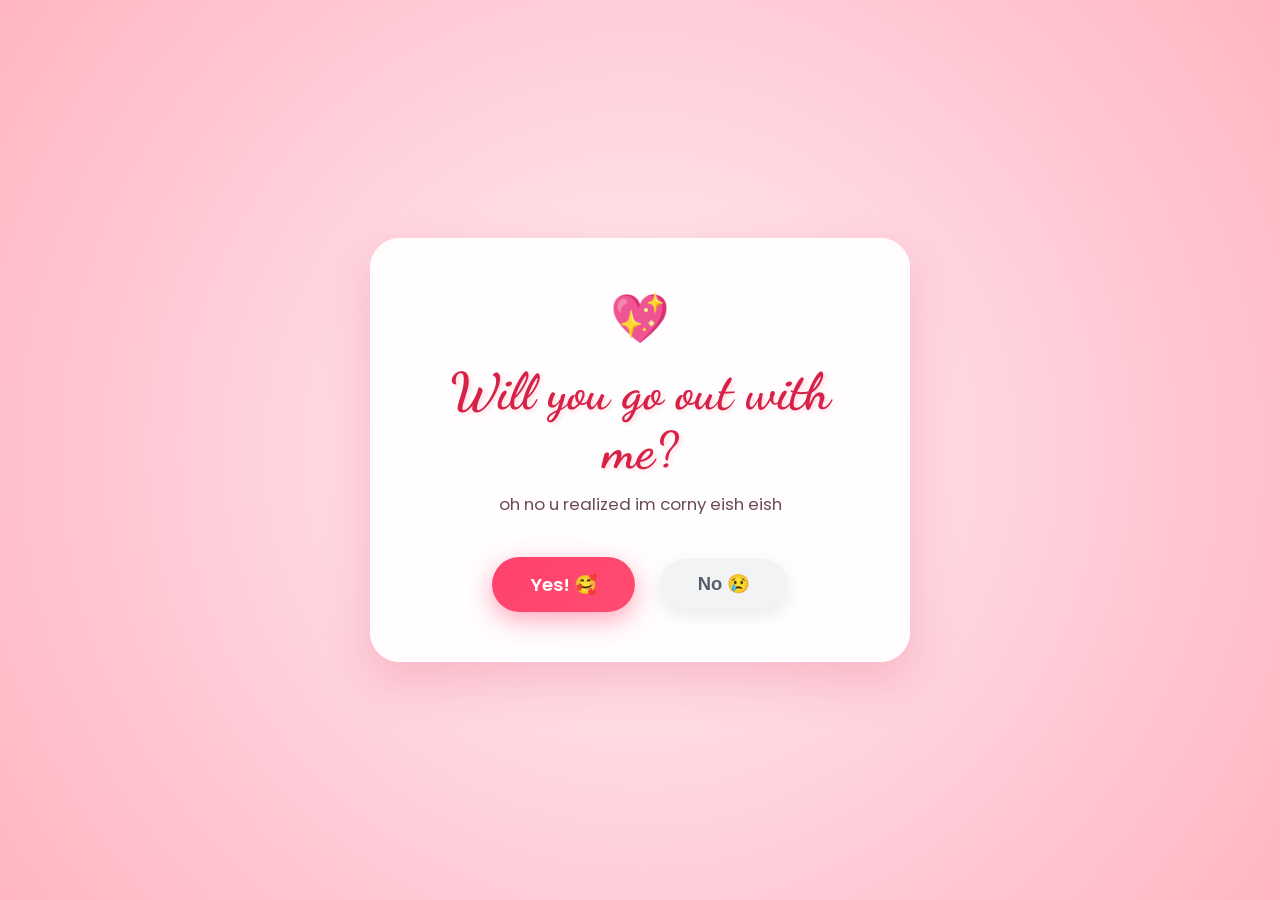
<file: index.html>
<!DOCTYPE html>
<html lang="en">
<head>
  <meta charset="UTF-8">
  <meta name="viewport" content="width=device-width, initial-scale=1.0">
  <title>Will You Go Out With Me? 💖</title>
  <link rel="stylesheet" href="style.css">
</head>
<body class="index-body">

  <!-- Side Videos: eh.mp4 on left, eh2.mp4 on right -->
  <div class="side-video side-left" aria-hidden="true">
    <video class="border-video" autoplay muted loop playsinline preload="auto">
      <source src="Eh.mp4" type="video/mp4">
    
    </video>
  </div>
  <div class="side-video side-right" aria-hidden="true">
    <video class="border-video" autoplay muted loop playsinline preload="auto">
      <source src="eh2.mp4" type="video/mp4">
    </video>
  </div>

  <!-- Centered Main Asking Area -->
  <main class="proposal-card">
    <div class="sparkle-heart">💖</div>
    <h1 class="question-text">Will you go out with me?</h1>
    <p class="subtitle-text">oh no u realized im corny eish eish</p>

    <div class="buttons-container">
      <a href="yes.html" class="btn btn-yes" id="yesBtn">
        <span>Yes! 🥰</span>
      </a>
      <button type="button" class="btn btn-no" id="noBtn">
        <span>No 😢</span>
      </button>
    </div>
  </main>

  <script src="script.js"></script>
</body>
</html>
</file>
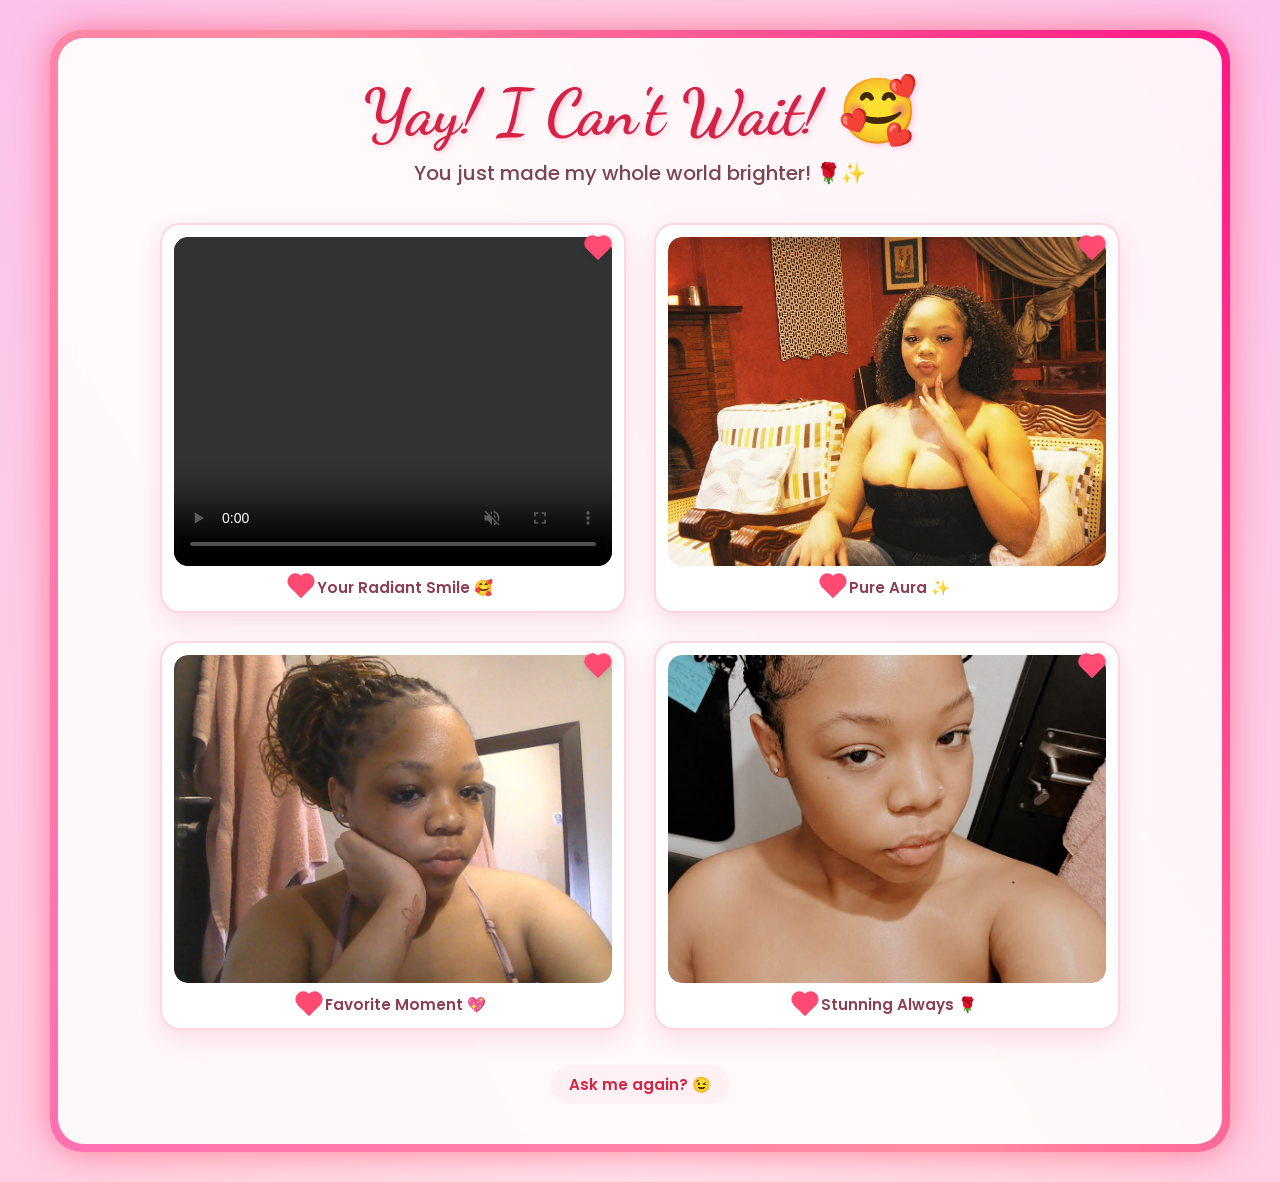
<file: yes.html>
<!DOCTYPE html>
<html lang="en">
<head>
  <meta charset="UTF-8">
  <meta name="viewport" content="width=device-width, initial-scale=1.0">
  <title>Yay! I Can't Wait! 💖</title>
  <link rel="stylesheet" href="style.css">
</head>
<body class="yes-body">

  <!-- Background Audio: Plays automatically starting at 1:10 (70s) -->
  <audio id="bgMusic" loop preload="auto">
    <source src="SOFT.mp3#t=70" type="audio/mpeg">
    <source src="SOFT.Mp3#t=70" type="audio/mpeg">
    Your browser does not support the audio element.
  </audio>

  <!-- Animated Glowing Page Border Wrapping Entire Page -->
  <div class="romantic-page-frame">

    <!-- Ambient Falling CSS Hearts -->
    <div class="falling-hearts-container" aria-hidden="true">
      <div class="falling-heart css-heart"></div>
      <div class="falling-heart css-heart"></div>
      <div class="falling-heart css-heart"></div>
      <div class="falling-heart css-heart"></div>
      <div class="falling-heart css-heart"></div>
      <div class="falling-heart css-heart"></div>
    </div>

    <!-- Main Container Inside the Animated Border -->
    <main class="success-container">

      <!-- Celebration Header -->
      <header class="celebration-header">
        <h1 class="celebration-title">Yay! I Can't Wait! 🥰</h1>
        <p class="celebration-subtitle">You just made my whole world brighter! 🌹✨</p>
      </header>

      <!-- 4 Media Cards (Video & Photos from angy folder) -->
      <section class="videos-grid">
        
        <!-- Media 1: Video -->
        <article class="video-card">
          <div class="heart-badge css-heart"></div>
          <div class="video-wrapper">
            <video class="placeholder-video" controls autoplay muted loop playsinline preload="auto">
              <source src="angy/ANGY.mp4" type="video/mp4">
              Your browser does not support the video tag.
            </video>
          </div>
          <p class="video-caption">
            <span class="css-heart"></span>
            <span>Your Radiant Smile 🥰</span>
          </p>
        </article>

        <!-- Media 2: Image (ang aura) -->
        <article class="video-card">
          <div class="heart-badge css-heart"></div>
          <div class="video-wrapper">
            <img src="angy/ang aura.jpeg" alt="Ang Aura" loading="lazy">
          </div>
          <p class="video-caption">
            <span class="css-heart"></span>
            <span>Pure Aura ✨</span>
          </p>
        </article>

        <!-- Media 3: Image (Lap Andy) -->
        <article class="video-card">
          <div class="heart-badge css-heart"></div>
          <div class="video-wrapper">
            <img src="angy/Lap Andy.jpeg" alt="Lap Andy" loading="lazy">
          </div>
          <p class="video-caption">
            <span class="css-heart"></span>
            <span>Favorite Moment 💖</span>
          </p>
        </article>

        <!-- Media 4: Image (whiteAngy) -->
        <article class="video-card">
          <div class="heart-badge css-heart"></div>
          <div class="video-wrapper">
            <img src="angy/whiteAngy.jpeg" alt="White Angy" loading="lazy">
          </div>
          <p class="video-caption">
            <span class="css-heart"></span>
            <span>Stunning Always 🌹</span>
          </p>
        </article>

      </section>

      <!-- Back Link -->
      <footer>
        <a href="index.html" class="return-home">
          <span>Ask me again? 😉</span>
        </a>
      </footer>

    </main>
  </div>

  <!-- Audio Autoplay Support Script (Starts at 1:10 = 70s) -->
  <script>
    window.addEventListener('DOMContentLoaded', () => {
      const audio = document.getElementById('bgMusic');
      if (!audio) return;

      const START_TIME = 70; // 1:10 in seconds

      const setAndPlay = () => {
        try {
          audio.currentTime = START_TIME;
        } catch (e) {}

        const playPromise = audio.play();
        if (playPromise !== undefined) {
          playPromise.catch(() => {
            // If browser policy requires user gesture, start at 1:10 on first click or touch
            const enableAudio = () => {
              try {
                audio.currentTime = START_TIME;
              } catch (e) {}
              audio.play();
              document.removeEventListener('click', enableAudio);
              document.removeEventListener('touchstart', enableAudio);
            };
            document.addEventListener('click', enableAudio);
            document.addEventListener('touchstart', enableAudio);
          });
        }
      };

      if (audio.readyState >= 1) {
        setAndPlay();
      } else {
        audio.addEventListener('loadedmetadata', setAndPlay, { once: true });
        // Fallback attempt in case event already passed
        setTimeout(setAndPlay, 60);
      }
    });
  </script>
</body>
</html>
</file>
<file: style.css>
/* =========================================================
   STYLE.CSS - "Will You Go Out With Me?"
   Vanilla HTML5 / CSS3 / ES6 (No External Frameworks)
   ========================================================= */

/* --- Fonts & Base Reset --- */
@import url('https://fonts.googleapis.com/css2?family=Dancing+Script:wght@700&family=Poppins:wght@300;400;600;700&display=swap');

* {
  margin: 0;
  padding: 0;
  box-sizing: border-box;
}

:root {
  --primary-pink: #ff4b72;
  --secondary-pink: #ff758c;
  --soft-pink: #ffe6eb;
  --glow-pink: rgba(255, 75, 114, 0.65);
  --deep-rose: #d62246;
  --text-dark: #2d131a;
  --card-bg: rgba(255, 255, 255, 0.92);
  --border-pink: rgba(255, 75, 114, 0.7);
}

body {
  font-family: 'Poppins', -apple-system, BlinkMacSystemFont, "Segoe UI", Roboto, sans-serif;
  min-height: 100vh;
  width: 100vw;
  overflow-x: hidden;
  background: radial-gradient(circle at center, #fff0f3 0%, #ffd1dc 50%, #ffb6c1 100%);
  color: var(--text-dark);
  position: relative;
}

/* =========================================================
   1. HOMEPAGE BORDER VIDEOS LAYOUT
   ========================================================= */
.index-body {
  overflow: hidden;
  display: flex;
  align-items: center;
  justify-content: center;
}

/* ---- Side Video Panels (left = eh.mp4, right = eh2.mp4) ---- */
.side-video {
  position: fixed;
  top: 5;
  width: 50vw;         /* Each side takes 30% of screen width */
  height: 99vh;       /* Full screen height */
  z-index: 2;
  pointer-events: none; /* Never blocks clicks */
  opacity: 0;          /* Hidden by default */
  transition: opacity 0.35s ease;
  overflow: hidden;
}

.side-video.visible {
  opacity: 1;          /* Shown only when cursor is ON the No button */
}

.side-left {
  left: 0;
  width: 40vw;
  height: 100vh;
  border-right: 4px solid var(--border-pink);
  box-shadow: 6px 0 35px rgba(255, 75, 114, 0.5);
}

.side-right {
  right: 0;
  border-left: 4px solid var(--border-pink);
  box-shadow: -6px 0 35px rgba(255, 75, 114, 0.5);
}

.side-video .border-video {
  width: 100%;
  height: 100%;
  object-fit: cover;
  display: block;
  opacity: 1;          /* Video itself is always full opacity inside its panel */
  pointer-events: none;
  filter: saturate(1.15) brightness(0.96);
}

/* =========================================================
   2. PROPOSAL CARD & BUTTONS
   ========================================================= */
.proposal-card {
  position: relative;
  z-index: 10;
  background: var(--card-bg);
  backdrop-filter: blur(14px);
  -webkit-backdrop-filter: blur(14px);
  padding: 45px 50px;
  border-radius: 30px;
  text-align: center;
  max-width: 540px;
  width: 90%;
  box-shadow: 
    0 20px 45px rgba(214, 34, 70, 0.18),
    0 0 0 1px rgba(255, 255, 255, 0.8) inset;
  animation: cardFadeIn 0.8s ease-out;
}

@keyframes cardFadeIn {
  from {
    opacity: 0;
    transform: translateY(20px) scale(0.98);
  }
  to {
    opacity: 1;
    transform: translateY(0) scale(1);
  }
}

.sparkle-heart {
  font-size: 3rem;
  margin-bottom: 8px;
  animation: pulseBeat 1.4s infinite ease-in-out;
  display: inline-block;
}

@keyframes pulseBeat {
  0%, 100% { transform: scale(1); }
  50% { transform: scale(1.18); }
}

.question-text {
  font-family: 'Dancing Script', cursive;
  font-size: 3.2rem;
  color: var(--deep-rose);
  margin-bottom: 10px;
  text-shadow: 2px 2px 4px rgba(255, 75, 114, 0.2);
  line-height: 1.15;
}

.subtitle-text {
  font-size: 1.05rem;
  color: #6d4b53;
  margin-bottom: 35px;
  font-weight: 400;
}

.buttons-container {
  display: flex;
  justify-content: center;
  align-items: center;
  gap: 25px;
  min-height: 65px;
  position: relative;
}


.btn {
  padding: 14px 38px;
  font-size: 1.15rem;
  font-weight: 600;
  border-radius: 50px;
  border: none;
  cursor: pointer;
  text-decoration: none;
  display: inline-flex;
  align-items: center;
  justify-content: center;
  user-select: none;
  outline: none;
}

/* YES BUTTON */
.btn-yes {
  background: linear-gradient(135deg, #ff416c, #ff4b72);
  color: #ffffff;
  box-shadow: 0 8px 25px rgba(255, 65, 108, 0.45);
  transition: transform 0.25s ease, box-shadow 0.25s ease;
}

.btn-yes:hover {
  transform: translateY(-3px) scale(1.08);
  box-shadow: 0 12px 30px rgba(255, 65, 108, 0.65);
}

.btn-yes:active {
  transform: translateY(1px) scale(1.02);
}

/* NO BUTTON - static, does nothing when clicked */
.btn-no {
  background: #f1f3f5;
  color: #555e68;
  box-shadow: 0 6px 18px rgba(0, 0, 0, 0.08);
  transition: background 0.3s ease, box-shadow 0.3s ease;
}

.btn-no:hover {
  background: #e9ecef;
  cursor: not-allowed;
}

/* =========================================================
   3. YES.HTML - ANIMATED GLOWING PAGE BORDER & CELEBRATION
   ========================================================= */
.yes-body {
  padding: 30px 20px;
  display: flex;
  justify-content: center;
  align-items: center;
  min-height: 100vh;
  background: radial-gradient(ellipse at bottom, #ffe3ec 0%, #ffd6e0 50%, #fbc2eb 100%);
  position: relative;
  overflow-x: hidden;
}

/* Animated Glowing Border wrapping the entire page */
.romantic-page-frame {
  position: relative;
  width: 100%;
  max-width: 1180px;
  border-radius: 32px;
  padding: 8px; /* Frame border thickness */
  background: linear-gradient(60deg, #ff1493, #ff69b4, #ff8da1, #ff007f, #ff416c, #ff758c);
  background-size: 300% 300%;
  animation: animatedBorderGradient 5s ease infinite, romanticGlow 2.5s ease-in-out infinite alternate;
  box-shadow: 0 0 35px var(--glow-pink);
}

@keyframes animatedBorderGradient {
  0% { background-position: 0% 50%; }
  50% { background-position: 100% 50%; }
  100% { background-position: 0% 50%; }
}

@keyframes romanticGlow {
  0% {
    box-shadow: 0 0 25px rgba(255, 75, 114, 0.4), 0 0 60px rgba(255, 105, 180, 0.2);
  }
  100% {
    box-shadow: 0 0 45px rgba(255, 20, 147, 0.7), 0 0 85px rgba(255, 65, 108, 0.4);
  }
}

.success-container {
  background: rgba(255, 255, 255, 0.95);
  backdrop-filter: blur(12px);
  border-radius: 26px;
  padding: 40px 30px;
  text-align: center;
  position: relative;
  overflow: hidden;
  z-index: 2;
}

/* Header Content */
.celebration-header {
  margin-bottom: 35px;
}

.celebration-title {
  font-family: 'Dancing Script', cursive;
  font-size: 4rem;
  color: var(--deep-rose);
  line-height: 1.1;
  margin-bottom: 10px;
  text-shadow: 2px 2px 5px rgba(255, 75, 114, 0.25);
}

.celebration-subtitle {
  font-size: 1.25rem;
  color: #7a4652;
  font-weight: 500;
}

/* =========================================================
   4. GRID FOR 4 PLACEHOLDER VIDEOS (YES.HTML)
   ========================================================= */
.videos-grid {
  display: grid;
  grid-template-columns: repeat(2, 1fr);
  gap: 28px;
  max-width: 960px;
  margin: 0 auto 35px auto;
  position: relative;
  z-index: 5;
}

.video-card {
  position: relative;
  background: #fff;
  border-radius: 20px;
  padding: 12px;
  box-shadow: 0 10px 25px rgba(214, 34, 70, 0.12);
  border: 2px solid #ffd6e0;
  transition: transform 0.3s ease, box-shadow 0.3s ease;
  overflow: hidden;
}

.video-card:hover {
  transform: translateY(-6px) scale(1.02);
  box-shadow: 0 16px 35px rgba(255, 65, 108, 0.25);
  border-color: var(--secondary-pink);
}

.video-wrapper {
  position: relative;
  width: 100%;
  aspect-ratio: 4 / 3;
  background: #fdf2f4;
  border-radius: 14px;
  overflow: hidden;
  display: flex;
  align-items: center;
  justify-content: center;
}

.placeholder-video,
.video-wrapper img {
  width: 100%;
  height: 100%;
  object-fit: cover;
  border-radius: 14px;
  background-color: #2b1f24;
  display: block;
  transition: transform 0.4s ease;
}

.video-card:hover .placeholder-video,
.video-card:hover .video-wrapper img {
  transform: scale(1.03);
}

.video-caption {
  margin-top: 10px;
  font-size: 0.95rem;
  font-weight: 600;
  color: #8c3f54;
  display: flex;
  align-items: center;
  justify-content: center;
  gap: 8px;
}

/* =========================================================
   5. CSS HEARTS (BADGES & FALLING ANIMATION)
   ========================================================= */
/* Pure CSS Heart shape */
.css-heart {
  display: inline-block;
  position: relative;
  width: 16px;
  height: 16px;
  background-color: var(--primary-pink);
  transform: rotate(-45deg);
}

.css-heart::before,
.css-heart::after {
  content: "";
  position: absolute;
  width: 16px;
  height: 16px;
  background-color: var(--primary-pink);
  border-radius: 50%;
}

.css-heart::before {
  top: -8px;
  left: 0;
}

.css-heart::after {
  top: 0;
  right: -8px;
}

/* Corner badges on video cards */
.heart-badge {
  position: absolute;
  top: 16px;
  right: 18px;
  z-index: 10;
  filter: drop-shadow(0 2px 4px rgba(0,0,0,0.15));
}

/* Falling Hearts Container */
.falling-hearts-container {
  position: absolute;
  top: 0;
  left: 0;
  width: 100%;
  height: 100%;
  pointer-events: none;
  overflow: hidden;
  z-index: 1;
}

.falling-heart {
  position: absolute;
  top: -30px;
  opacity: 0.6;
  animation: fallDown linear infinite;
}

.falling-heart:nth-child(1) { left: 10%; animation-duration: 6s; animation-delay: 0s; transform: scale(0.8) rotate(-45deg); }
.falling-heart:nth-child(2) { left: 25%; animation-duration: 8s; animation-delay: 2.5s; transform: scale(1.1) rotate(-45deg); }
.falling-heart:nth-child(3) { left: 45%; animation-duration: 7s; animation-delay: 1.2s; transform: scale(0.9) rotate(-45deg); }
.falling-heart:nth-child(4) { left: 65%; animation-duration: 9s; animation-delay: 3s; transform: scale(1.2) rotate(-45deg); }
.falling-heart:nth-child(5) { left: 82%; animation-duration: 6.5s; animation-delay: 0.7s; transform: scale(0.85) rotate(-45deg); }
.falling-heart:nth-child(6) { left: 92%; animation-duration: 8.5s; animation-delay: 4s; transform: scale(1) rotate(-45deg); }

@keyframes fallDown {
  0% {
    top: -40px;
    opacity: 0;
  }
  15% {
    opacity: 0.65;
  }
  85% {
    opacity: 0.65;
  }
  100% {
    top: 105%;
    opacity: 0;
    transform: scale(1.3) rotate(45deg);
  }
}

.return-home {
  display: inline-flex;
  align-items: center;
  gap: 8px;
  color: var(--deep-rose);
  text-decoration: none;
  font-weight: 600;
  font-size: 0.95rem;
  padding: 8px 18px;
  border-radius: 20px;
  background: #fff0f3;
  transition: all 0.2s ease;
}

.return-home:hover {
  background: #ffe3ec;
  transform: scale(1.05);
}

/* =========================================================
   6. RESPONSIVE DESIGN
   ========================================================= */
@media (max-width: 768px) {
  .question-text {
    font-size: 2.4rem;
  }
  
  .celebration-title {
    font-size: 2.7rem;
  }

  .proposal-card {
    padding: 35px 22px;
  }

  /* Narrower side videos on small screens */
  .side-video {
    width: 22vw;
  }

  .videos-grid {
    grid-template-columns: 1fr;
    gap: 20px;
  }

  .btn {
    padding: 12px 28px;
    font-size: 1.05rem;
  }

  .buttons-container {
    gap: 15px;
  }
}
</file>
